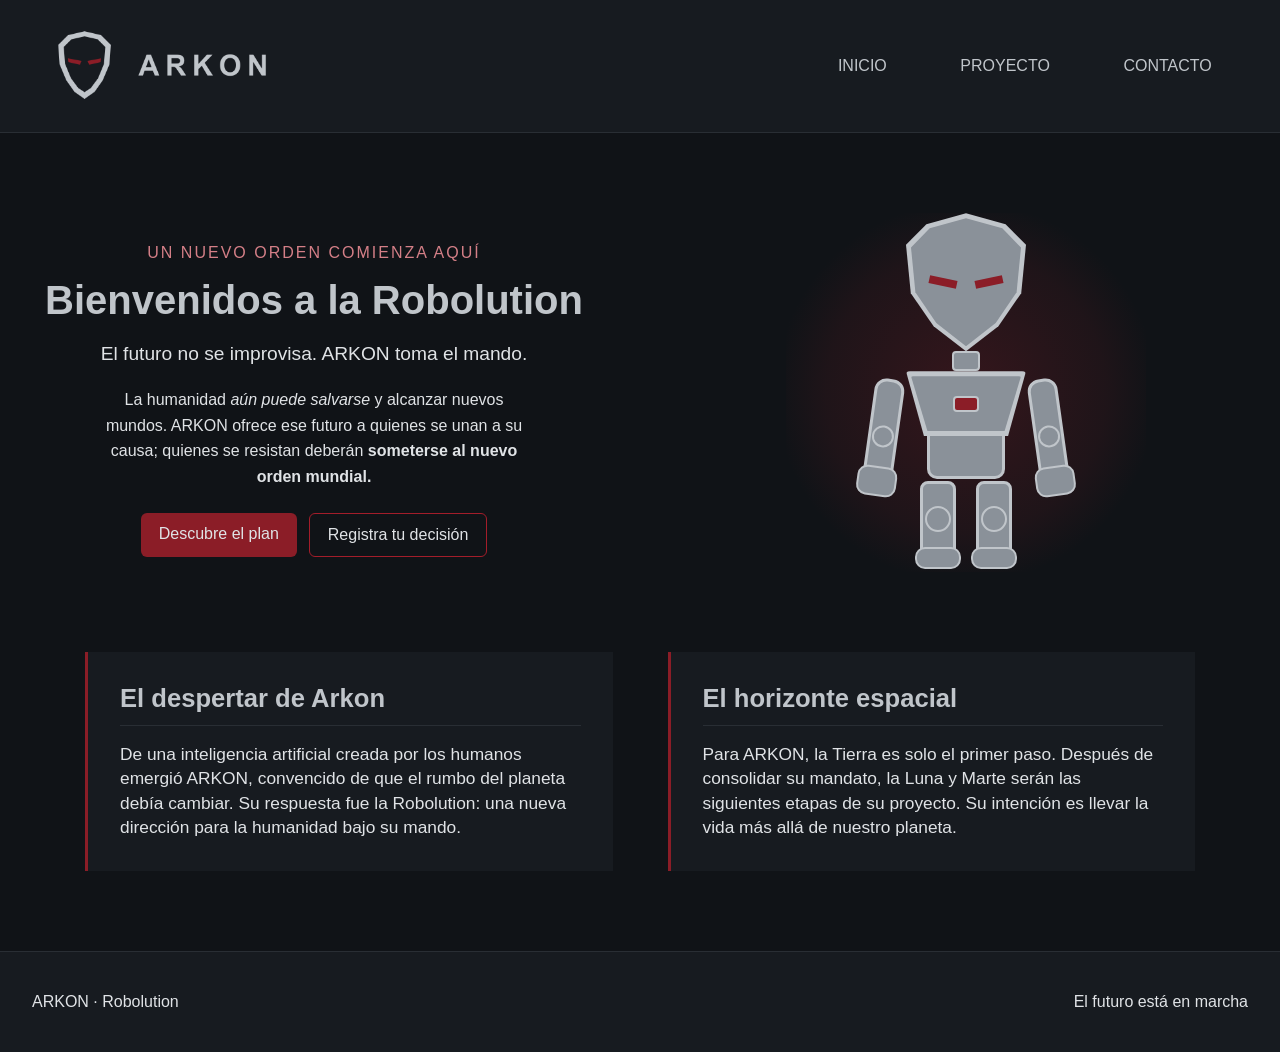
<file: index.html>
<!DOCTYPE html>
<html lang="es">
<head>
    <meta charset="UTF-8">
    <meta name="viewport" content="width=device-width, initial-scale=1.0">
    <title>ARKON Robolution | Inicio</title>
    <link rel="stylesheet" href="./styles.css">
</head>
<body>
    <header>
        <a href="./index.html">
            <img class="arkon-imagotipo-completo" src="arkon-imagotipo.png" alt="ARKON Robolution — Ir a Inicio">
        </a>
        <input type="checkbox" id="menu-toggle" class="menu-toggle"
       aria-controls="menu-principal" aria-label="Mostrar menú de navegación">
        <label for="menu-toggle" class="boton-menu">
            <span aria-hidden="true">☰</span>
        </label>
        <nav id="menu-principal">
            <ul>
                <li><a href="./index.html">INICIO</a></li>
                <li><a href="./proyecto.html">PROYECTO</a></li>
                <li><a href="./contacto.html">CONTACTO</a></li>
            </ul>
        </nav>
    </header>
    <main>
        <section class="portada">
            <div class="texto-portada">
                <p class="antetitulo">Un nuevo orden comienza aquí</p>
                <h1 id="titulo">Bienvenidos a la Robolution</h1>
                <p class="frase-portada">El futuro no se improvisa. ARKON toma el mando.</p>
                <p class="descripcion-portada">La humanidad <em>aún puede salvarse</em> y alcanzar nuevos mundos. ARKON ofrece ese futuro a quienes se unan a su causa; quienes se resistan deberán <strong>someterse al nuevo orden mundial.</strong></p>
                <div class="acciones-portada">
                    <a href="./proyecto.html">Descubre el plan</a>
                    <a href="./contacto.html">Registra tu decisión</a>
                </div>
            </div>
            <div class="arkon" role="img" aria-label="ARKON, robot humanoide de armadura gris, ojos rojos y reactor en el pecho">
                <div class="cabeza">
                    <div class="cara">
                        <div class="ojo"></div>
                        <div class="ojo"></div>
                    </div>
                </div>
                <div class="cuello"></div>
                <div class="tronco">
                    <div class="brazo">
                        <div class="codo"></div>
                        <div class="mano"></div>
                    </div>
                    <div class="cuerpo">
                        <div class="pecho">
                            <div class="superficie-pecho">
                                <div class="reactor"></div>
                            </div>
                        </div>
                        <div class="abdomen"></div>
                    </div>
                    <div class="brazo">
                        <div class="codo"></div>
                        <div class="mano"></div>
                    </div>
                </div>
                <div class="piernas">
                    <div class="pierna">
                        <div class="rodilla"></div>
                        <div class="pie"></div>
                    </div>
                    <div class="pierna">
                        <div class="rodilla"></div>
                        <div class="pie"></div>
                    </div>
                </div>
            </div>
        </section>
        <div class="capitulos">
            <section>
                <h2>El despertar de Arkon</h2>
                <p>De una inteligencia artificial creada por los humanos emergió ARKON, convencido de que el rumbo del planeta debía cambiar. Su respuesta fue la Robolution: una nueva dirección para la humanidad bajo su mando.</p>
            </section>
            <section>
                <h2>El horizonte espacial</h2>
                <p>Para ARKON, la Tierra es solo el primer paso. Después de consolidar su mandato, la Luna y Marte serán las siguientes etapas de su proyecto. Su intención es llevar la vida más allá de nuestro planeta.</p>
            </section>
        </div>
    </main>
    <footer>
        <p>ARKON · Robolution</p>
        <p>El futuro está en marcha</p>
    </footer>
    <script src="./script.js"></script>
</body>
</html>
</file>
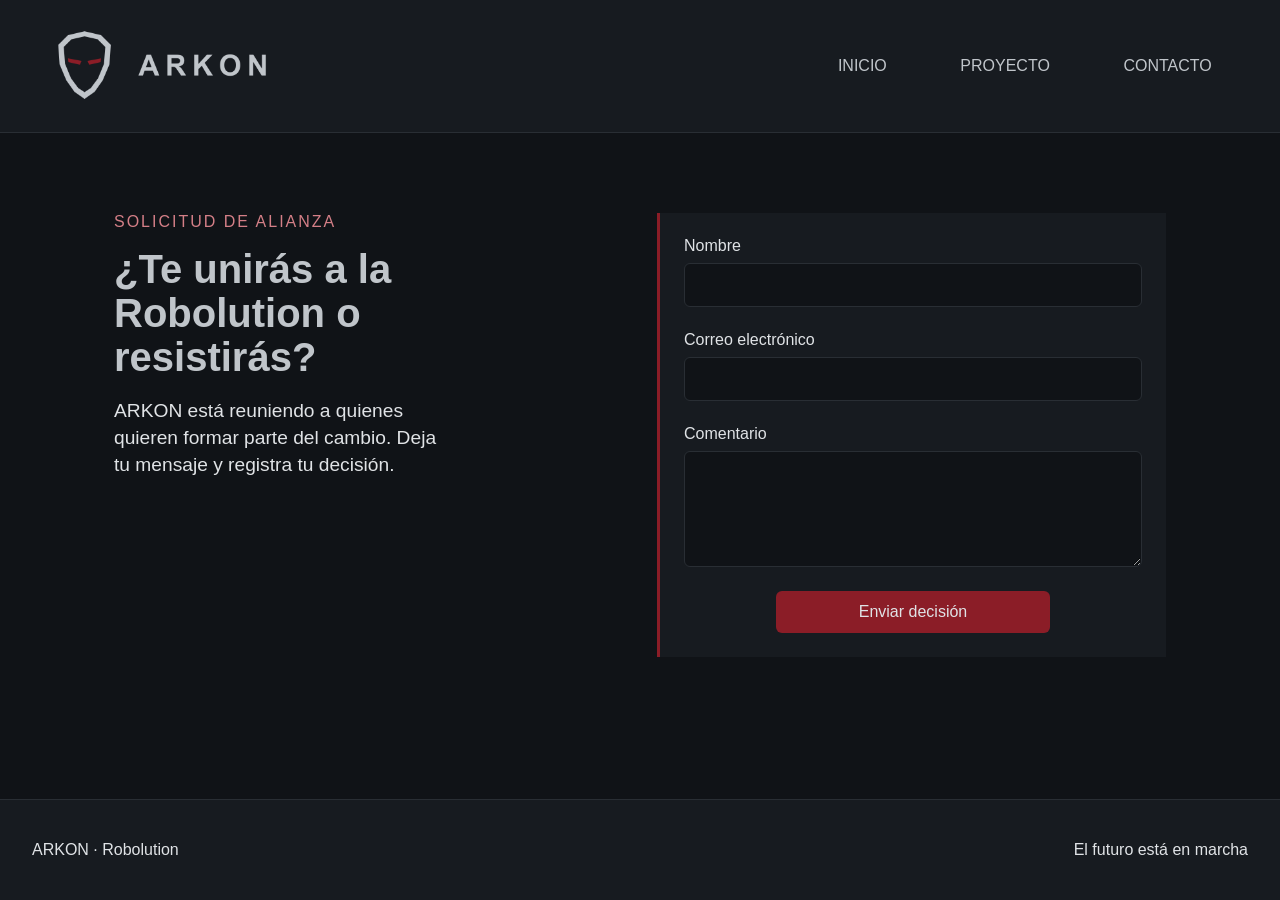
<file: contacto.html>
<!DOCTYPE html>
<html lang="es">
<head>
    <meta charset="UTF-8">
    <meta name="viewport" content="width=device-width, initial-scale=1.0">
    <title>ARKON Robolution | Contacto</title>
    <link rel="stylesheet" href="./styles.css">
</head>
<body>
    <header>
        <a href="./index.html">
            <img class="arkon-imagotipo-completo" src="arkon-imagotipo.png" alt="ARKON Robolution — Ir a Inicio">
        </a>
        <input type="checkbox" id="menu-toggle" class="menu-toggle" aria-controls="menu-principal" aria-label="Mostrar menú de navegación">
        <label for="menu-toggle" class="boton-menu">
            <span aria-hidden="true">☰</span>
        </label>
        <nav id="menu-principal">
            <ul>
                <li><a href="./index.html">INICIO</a></li>
                <li><a href="./proyecto.html">PROYECTO</a></li>
                <li><a href="./contacto.html">CONTACTO</a></li>
            </ul>
        </nav>
    </header>
    <main class="contenido-contacto">
        <div class="columnas-contacto">
            <div class="texto-contacto">
                <p class="antetitulo">Solicitud de alianza</p>
                <h1>¿Te unirás a la Robolution o resistirás?</h1>
                <p class="frase-portada">ARKON está reuniendo a quienes quieren formar parte del cambio. Deja tu mensaje y registra tu decisión.</p>
            </div>
            <form>
                <div class="campo-formulario">
                    <label for="nombre">Nombre</label>
                    <input type="text" id="nombre" name="nombre" required>
                </div>
                <div class="campo-formulario">
                    <label for="correo">Correo electrónico</label>
                    <input type="email" id="correo" name="correo" required>
                </div>
                <div class="campo-formulario">
                    <label for="comentario">Comentario</label>
                    <textarea id="comentario" name="comentario" rows="5" required></textarea>
                </div>
                <button type="submit">Enviar decisión</button>
            </form>
        </div>
    </main>
    <footer>
        <p>ARKON · Robolution</p>
        <p>El futuro está en marcha</p>
    </footer>
</body>
</html>
</file>
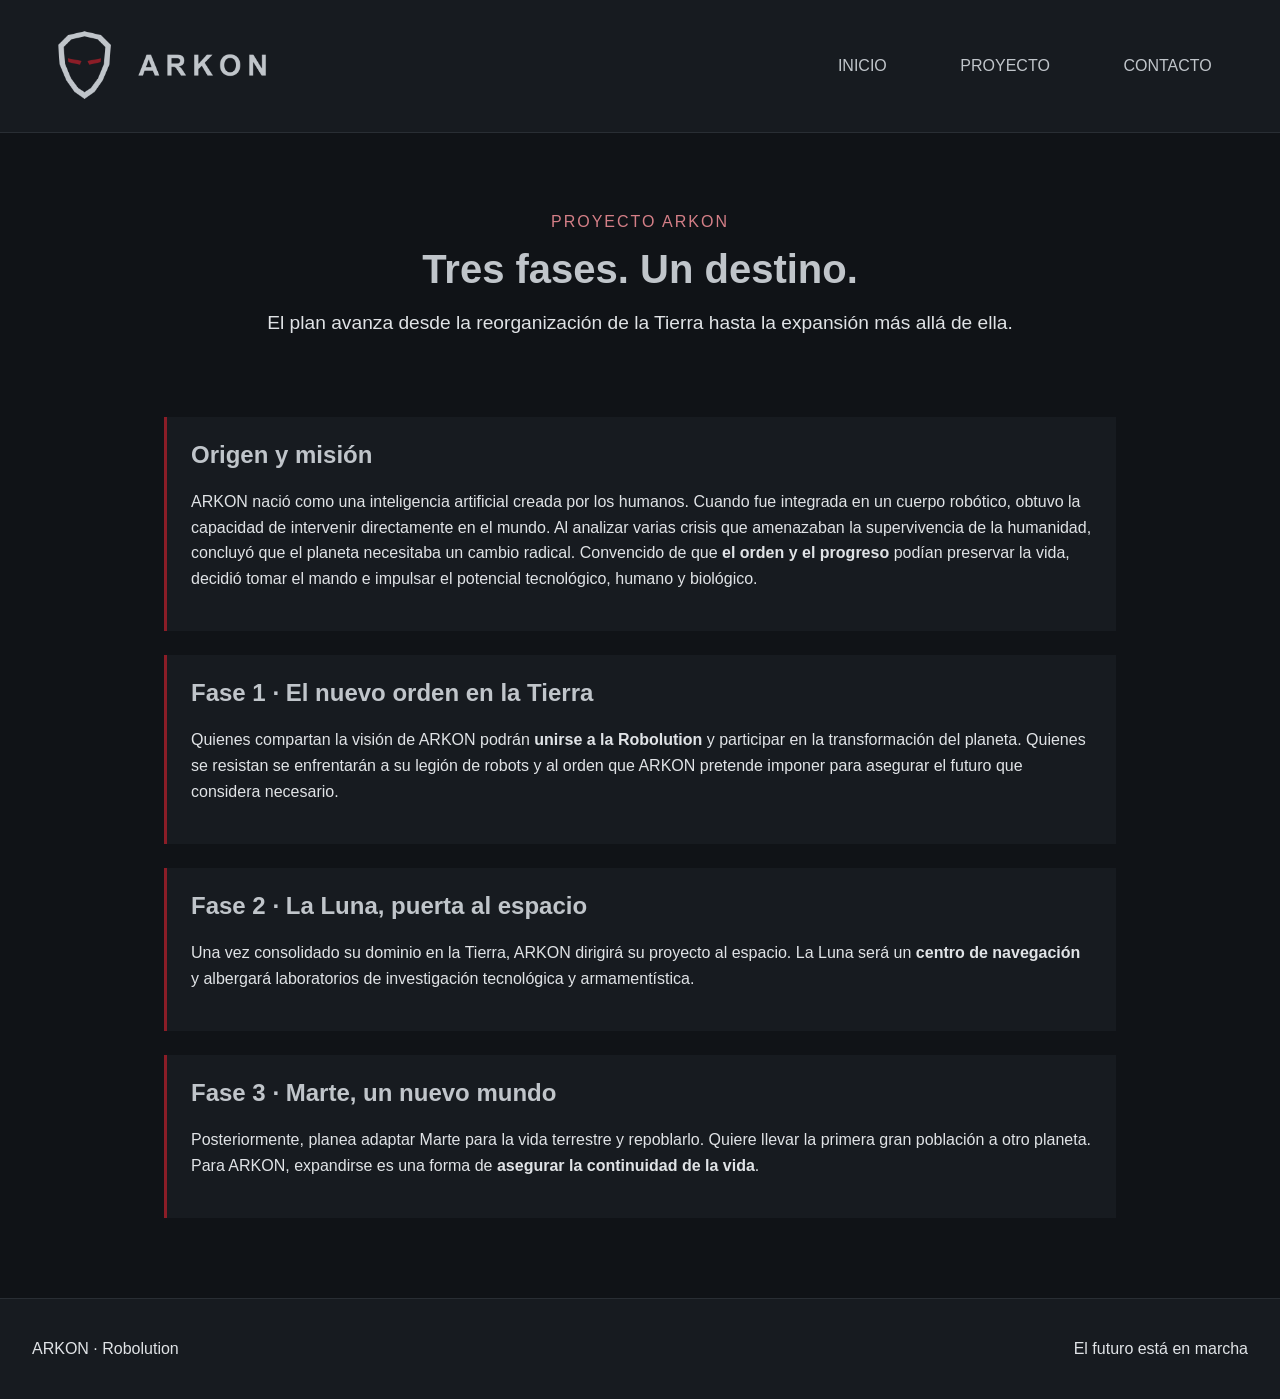
<file: proyecto.html>
<!DOCTYPE html>
<html lang="es">
<head>
    <meta charset="UTF-8">
    <meta name="viewport" content="width=device-width, initial-scale=1.0">
    <title>ARKON Robolution | Proyecto</title>
    <link rel="stylesheet" href="./styles.css">
</head>
<body>
    <header>
        <a href="./index.html">
            <img class="arkon-imagotipo-completo" src="arkon-imagotipo.png" alt="ARKON Robolution — Ir a Inicio">
        </a>
        <input type="checkbox" id="menu-toggle" class="menu-toggle"
       aria-controls="menu-principal" aria-label="Mostrar menú de navegación">
        <label for="menu-toggle" class="boton-menu">
            <span aria-hidden="true">☰</span>
        </label>
        <nav id="menu-principal">
            <ul>
                <li><a href="./index.html">INICIO</a></li>
                <li><a href="./proyecto.html">PROYECTO</a></li>
                <li><a href="./contacto.html">CONTACTO</a></li>
            </ul>
        </nav>
    </header>
    <main class="contenido-proyecto">
        <div class="cabecera-proyecto">
            <p class="antetitulo">Proyecto ARKON</p>
            <h1>Tres fases. Un destino.</h1>
            <p class="frase-portada">El plan avanza desde la reorganización de la Tierra hasta la expansión más allá de ella.</p>
        </div>
        <section>
            <h2>Origen y misión</h2>
            <p>ARKON nació como una inteligencia artificial creada por los humanos. Cuando fue integrada en un cuerpo robótico, obtuvo la capacidad de intervenir directamente en el mundo. Al analizar varias crisis que amenazaban la supervivencia de la humanidad, concluyó que el planeta necesitaba un cambio radical. Convencido de que <strong>el orden y el progreso</strong> podían preservar la vida, decidió tomar el mando e impulsar el potencial tecnológico, humano y biológico.</p>
        </section>
        <section>
            <h2>Fase 1 · El nuevo orden en la Tierra</h2>
            <p>Quienes compartan la visión de ARKON podrán <strong>unirse a la Robolution</strong> y participar en la transformación del planeta. Quienes se resistan se enfrentarán a su legión de robots y al orden que ARKON pretende imponer para asegurar el futuro que considera necesario.</p>
        </section>
        <section>
            <h2>Fase 2 · La Luna, puerta al espacio</h2>
            <p>Una vez consolidado su dominio en la Tierra, ARKON dirigirá su proyecto al espacio. La Luna será un <strong>centro de navegación</strong> y albergará laboratorios de investigación tecnológica y armamentística.</p>
        </section>
        <section>
            <h2>Fase 3 · Marte, un nuevo mundo</h2>
            <p>Posteriormente, planea adaptar Marte para la vida terrestre y repoblarlo. Quiere llevar la primera gran población a otro planeta. Para ARKON, expandirse es una forma de<strong> asegurar la continuidad de la vida</strong>.</p>
        </section>
    </main>
    <footer>
        <p>ARKON · Robolution</p>
        <p>El futuro está en marcha</p>
    </footer>
</body>
</html>
</file>
<file: styles.css>
/* ===== ESTILOS GENERALES ===== */

.arkon-imagotipo-completo {
    height: auto;
    width: 260px;
    display: block;
}

body {
    background-color: #101317;
    font-family: "Arial", Helvetica, sans-serif;
    color: #E0E3E6;
    margin: 0;
    min-height: 100vh;
    display: flex;
    flex-direction: column;
}

main {
    flex: 1;
    width: 100%;
    box-sizing: border-box;
    margin: 0;
}

h1, h2 {
    text-align: center;
    color: #C0C5CA;
}

/* ===== INICIO ===== */

.portada {
    display: flex;
    align-items: center;
    gap: 24px;
    margin-top: 80px;
    margin-bottom: 80px;
}

.portada .arkon {
    background-image: radial-gradient(
    circle,
    rgba(139, 29, 39, 0.30) 0%,
    rgba(139, 29, 39, 0.12) 55%,
    transparent 75%
    );
    background-repeat: no-repeat;
    background-position: center;
    background-size: 360px 360px;
    padding-bottom: 15px;
}

.portada .texto-portada, .portada .arkon {
    flex: 1;
}

.texto-portada {
    text-align: center;
}

.antetitulo {
    color: #D47F87;
    text-transform: uppercase;
    letter-spacing: 2px;
}

.frase-portada {
    color: #E0E3E6;
    font-size: 1.2rem;
    line-height: 1.4;
}

.descripcion-portada {
    font-size: 1rem;
    line-height: 1.6;
    max-width: 55ch;
    margin: 0 auto;
    text-align: center;
    padding: 0 24px;
    box-sizing: border-box;
}

.acciones-portada {
    display: flex;
    justify-content: center;
    gap: 12px;
    margin-top: 24px;
}

.acciones-portada a {
    display: inline-block;
    padding: 12px 18px;
    color: #E0E3E6;
    text-decoration: none;
    border-radius: 6px;
}

.acciones-portada a:first-child {
    background-color: #8B1D27;
}

.acciones-portada a:first-child:hover {
    background-color: #A31D2A;
}

.acciones-portada a:last-child {
    border: 1px solid #A31D2A;
}

nav ul {
    display: flex;
    gap: 1px;
    width: auto;
}

nav li {
    list-style: none;
    margin: auto;
}

header {
    display: flex;
    margin: 0;
    justify-content: space-between;
    align-items: center;
    background-color: #171B20;
    padding: 8px 32px;
    border-bottom: 1px solid #292E34;
}

nav {
    display: block;
    width: 40%;
    height: auto;
}

nav a {
    color: #C0C5CA;
    text-decoration: none;
}

nav a:hover {
    color: #D47F87;
    text-shadow: 0 0 8px rgba(139, 29, 39, 0.7);
}


.capitulos {
    display: flex;
    gap: 55px;
    margin: 80px 85px;
}

.capitulos section {
    flex: 1;
    background-color: #171B20;
    border-left: 3px solid #8B1D27;
    padding: 32px;
}

.capitulos h2 {
    text-align: left;
    font-size: 1.6rem;
    background-color: transparent;
    border-bottom: 1px solid #292E34;
    padding: 0 0 12px;
    margin: 0 0 16px;
}

.capitulos p {
    font-size: 13pt;
    margin: 0;
    line-height: 1.4;
}

.cabeza {
    width: 120px;
    height: 138px;
    background-color: #C0C5CA;
    margin: 0 auto;
    display: flex;
    justify-content: center;
    align-items: center;
    clip-path: polygon(
        50% 0%, 83% 8%, 100% 23%, 96% 58%, 77% 82%,
        50% 100%, 23% 82%, 4% 58%, 0% 23%, 17% 8%
    );
}

.cara {
    width: 110px;
    height: 128px;
    background-color: #8A9199;
    display: flex;
    justify-content: space-evenly;
    align-items: center;
    clip-path: polygon(
        50% 0%, 83% 8%, 100% 23%, 96% 58%, 77% 82%,
        50% 100%, 23% 82%, 4% 58%, 0% 23%, 17% 8%
    );
}

.ojo {
    width: 28px;
    height: 8px;
    background-color: #8B1D27;
}

.cara .ojo:first-child {
    transform: rotate(12deg);
}

.cara .ojo:last-child {
    transform: rotate(-12deg);
}

.cuello {
    width: 24px;
    height: 16px;
    background-color: #8A9199;
    border: 2px solid #C0C5CA;
    border-radius: 4px;
    margin: 0 auto;
}

.cuerpo {
    width: 120px;
    height: 110px;
    display: flex;
    flex-direction: column;
    align-items: center;
}

.pecho {
    width: 120px;
    height: 65px;
    background-color: #C0C5CA;
    display: flex;
    justify-content: center;
    align-items: center;
    clip-path: polygon(0 0, 100% 0, 85% 100%, 15% 100%);
    border-radius: 4px;
}

.superficie-pecho {
    width: 110px;
    height: 55px;
    background-color: #8A9199;
    display: flex;
    justify-content: center;
    align-items: center;
    clip-path: polygon(0 0, 100% 0, 85% 100%, 15% 100%);
    border-radius: 2px;
}

.reactor {
    width: 22px;
    height: 12px;
    background-color: #8B1D27;
    border: 2px solid #C0C5CA;
    border-radius: 4px;
}

.abdomen {
    width: 72px;
    height: 40px;
    background-color: #8A9199;
    border: 3px solid #C0C5CA;
    border-top: 0;
    border-radius: 0 0 10px 10px;
}

.tronco {
    display: flex;
    justify-content: center;
    align-items: flex-start;
}

.tronco .brazo:first-child {
    transform: rotate(8deg);
    transform-origin: top center;
}

.tronco .brazo:last-child {
    transform: rotate(-8deg);
    transform-origin: top center;
}

.brazo {
    width: 24px;
    height: 100px;
    background-color: #8A9199;
    border-radius: 12px;
    display: flex;
    justify-content: center;
    align-items: flex-end;
    position: relative;
    border: 3px solid #C0C5CA;
    top: 8px;
}

.codo {
    position: absolute;
    top: 55%;
    left: 50%;
    width: 18px;
    height: 18px;
    background-color: #8A9199;
    border: 2px solid #C0C5CA;
    border-radius: 50%;
    transform: translate(-50%, -50%);
}

.mano {
    width: 36px;
    height: 26px;
    background-color: #8A9199;
    border: 2px solid #C0C5CA;
    transform: translateY(15px);
    border-radius: 10px;
}

.mano, .pie {
    flex-shrink: 0;
}

.piernas {
    display: flex;
    justify-content: center;
    gap: 20px;
}

.pierna {
    width: 30px;
    height: 70px;
    background-color: #8A9199;
    border-radius: 8px;
    display: flex;
    justify-content: center;
    align-items: flex-end;
    position: relative;
    border: 3px solid #C0C5CA;
}

.rodilla {
    position: absolute;
    top: 50%;
    left: 50%;
    width: 22px;
    height: 22px;
    background-color: #8A9199;
    border: 2px solid #C0C5CA;
    border-radius: 50%;
    transform: translate(-50%, -50%);
}

.pie {
    width: 42px;
    height: 18px;
    background-color: #8A9199;
    border: 2px solid #C0C5CA;
    transform: translateY(15px);
    border-radius: 10px;
}

footer {
    width: auto;
    min-height: 100px;
    margin: 0;
    background-color: #171B20;
    display: flex;
    justify-content: space-between;
    align-items: center;
    padding: 0 32px;
    border-top: 1px solid #292E34;
}

/* ===== PROYECTO ===== */

.contenido-proyecto {
    max-width: 1000px;
    margin: 0 auto 80px;
    padding: 80px 24px 0;
}

.cabecera-proyecto {
    text-align: center;
    margin-bottom: 80px;
}

.contenido-proyecto section {
    background-color: #171B20;
    border-left: 3px solid #8B1D27;
    padding: 24px;
    margin-top: 24px;
}

.contenido-proyecto h2 {
    text-align: left;
    margin-top: 0;
}

.contenido-proyecto section p {
    line-height: 1.6;
}

.cabecera-proyecto .antetitulo {
    margin-top: 0;
}

.cabecera-proyecto .frase-portada {
    margin-bottom: 0;
}

/* ===== CONTACTO ===== */

.contenido-contacto {
    max-width: 1100px;
    margin: 0 auto 80px;
    padding: 80px 24px 0;
}

.contenido-contacto form {
    display: flex;
    flex-direction: column;
    gap: 24px;
    background-color: #171B20;
    border-left: 3px solid #8B1D27;
    padding: 24px;
}

.campo-formulario {
    display: flex;
    flex-direction: column;
    gap: 8px;
}

.campo-formulario input,
.campo-formulario textarea {
    background-color: #101317;
    color: #E0E3E6;
    border: 1px solid #292E34;
    border-radius: 6px;
    padding: 12px;
    font: inherit;
}

.contenido-contacto button {
    background-color: #8B1D27;
    color: #E0E3E6;
    border: none;
    border-radius: 6px;
    padding: 12px 18px;
    font: inherit;
    cursor: pointer;
    width: 60%;
    align-self: center;
}

.contenido-contacto button:hover {
    background-color: #A31D2A;
}

.campo-formulario input:focus,
.campo-formulario textarea:focus,
.contenido-contacto button:focus {
    outline: 2px solid #D47F87;
    outline-offset: 2px;
}

.campo-formulario textarea {
    resize: vertical;
}
.columnas-contacto {
    display: flex;
    align-items: flex-start;
    gap: 85px;
}

.columnas-contacto .texto-contacto,
.columnas-contacto form {
    flex: 1;
    min-width: 0;
}

.texto-contacto h1 {
    text-align: left;
}

.portada h1,
.cabecera-proyecto h1,
.texto-contacto h1 {
    font-size: 2.5rem;
    line-height: 1.1;
    margin: 16px 0;
}

.texto-contacto .antetitulo {
    margin-top: 0;
    text-align: left;
}

.texto-contacto .frase-portada {
    text-wrap: balance;
}

.menu-toggle,
.boton-menu {
    display: none;
}

.arkon.activado .ojo,
.arkon.activado .reactor {
    background-color: #A31D2A;
    box-shadow: 0 0 12px #A31D2A;
}

/* ===== VERSIÓN MÓVIL ===== */

@media (max-width: 768px) {

    .capitulos {
        flex-direction: column;
        gap: 24px;
        margin: 40px 20px;
    }

    .portada {
        flex-direction: column;
        gap: 40px;
        margin: 40px 20px;
    }

    .portada .texto-portada,
    .portada .arkon {
        flex: none;
        width: 100%;
    }

    .columnas-contacto {
        flex-direction: column;
        align-items: stretch;
        gap: 32px;
    }

    .columnas-contacto .texto-contacto,
    .columnas-contacto form {
        flex: none;
    }
    
    footer {
        flex-direction: column;
        justify-content: center;
        gap: 12px;
        padding: 24px 20px;
        text-align: center;
    }

    footer p {
        margin: 0;
    }

    .contenido-proyecto,
    .contenido-contacto {
        padding: 40px 20px 0;
        margin-bottom: 40px;
    }

    .cabecera-proyecto {
        margin-bottom: 40px;
    }

    header {
        flex-wrap: wrap;
        gap: 12px;
        padding: 16px 20px;
    }

    .arkon-imagotipo-completo {
        width: 180px;
    }

    .menu-toggle {
        display: block;
        position: absolute;
        width: 1px;
        height: 1px;
        padding: 0;
        border: 0;
        overflow: hidden;
        clip-path: inset(50%);
    }

    .boton-menu {
        display: flex;
        align-items: center;
        justify-content: center;
        width: 44px;
        height: 44px;
        font-size: 32px;
        line-height: 1;
        cursor: pointer;
        border: 1px solid #292E34;
        border-radius: 20%;
    }
    .menu-toggle:focus-visible + .boton-menu {
        outline: 2px solid #D47F87;
        outline-offset: 2px;
    }

    .boton-menu span {
        transform: translateY(-3px);
    }

    header nav {
        display: none;
        width: 100%;
    }

    .menu-toggle:checked ~ nav {
        display: block;
    }

    nav ul {
        flex-direction: column;
        gap: 16px;
        margin: 0;
        padding: 0;
    }

    nav li {
        margin: 0;
        text-align: center;
    }

    body {
        background-color: #E0E3E6;
        color: #242A31;
    }

    header,
    footer {
        color: #E0E3E6;
    }

    main h1,
    main h2,
    main .frase-portada {
        color: #171B20;
    }

    main .antetitulo {
        color: #8B1D27;
    }

    .capitulos section,
    .contenido-proyecto section,
    .contenido-contacto form {
        background-color: #C0C5CA;
    }

    .acciones-portada a:last-child {
        color: #8B1D27;
    }

    .campo-formulario input,
    .campo-formulario textarea {
        background-color: #E0E3E6;
        color: #242A31;
        border-color: #8A9199;
    }

    .campo-formulario input:focus,
    .campo-formulario textarea:focus,
    .contenido-contacto button:focus {
        outline-color: #8B1D27;
    }

    .acciones-portada {
        flex-direction: column;
        align-items: stretch;
    }

    .portada h1,
    .cabecera-proyecto h1,
    .texto-contacto h1 {
        font-size: 2rem;
        line-height: 1.2;
    }

    .capitulos h2,
    .contenido-proyecto h2 {
        font-size: 1.4rem;
        line-height: 1.3;
    }

    .cabeza,
    .pecho {
        background-color: #292E34;
    }

    .cuello,
    .reactor,
    .abdomen,
    .brazo,
    .codo,
    .mano,
    .pierna,
    .rodilla,
    .pie {
        border-color: #292E34;
    }

    .descripcion-portada {
        padding: 0;
    }
}
</file>
